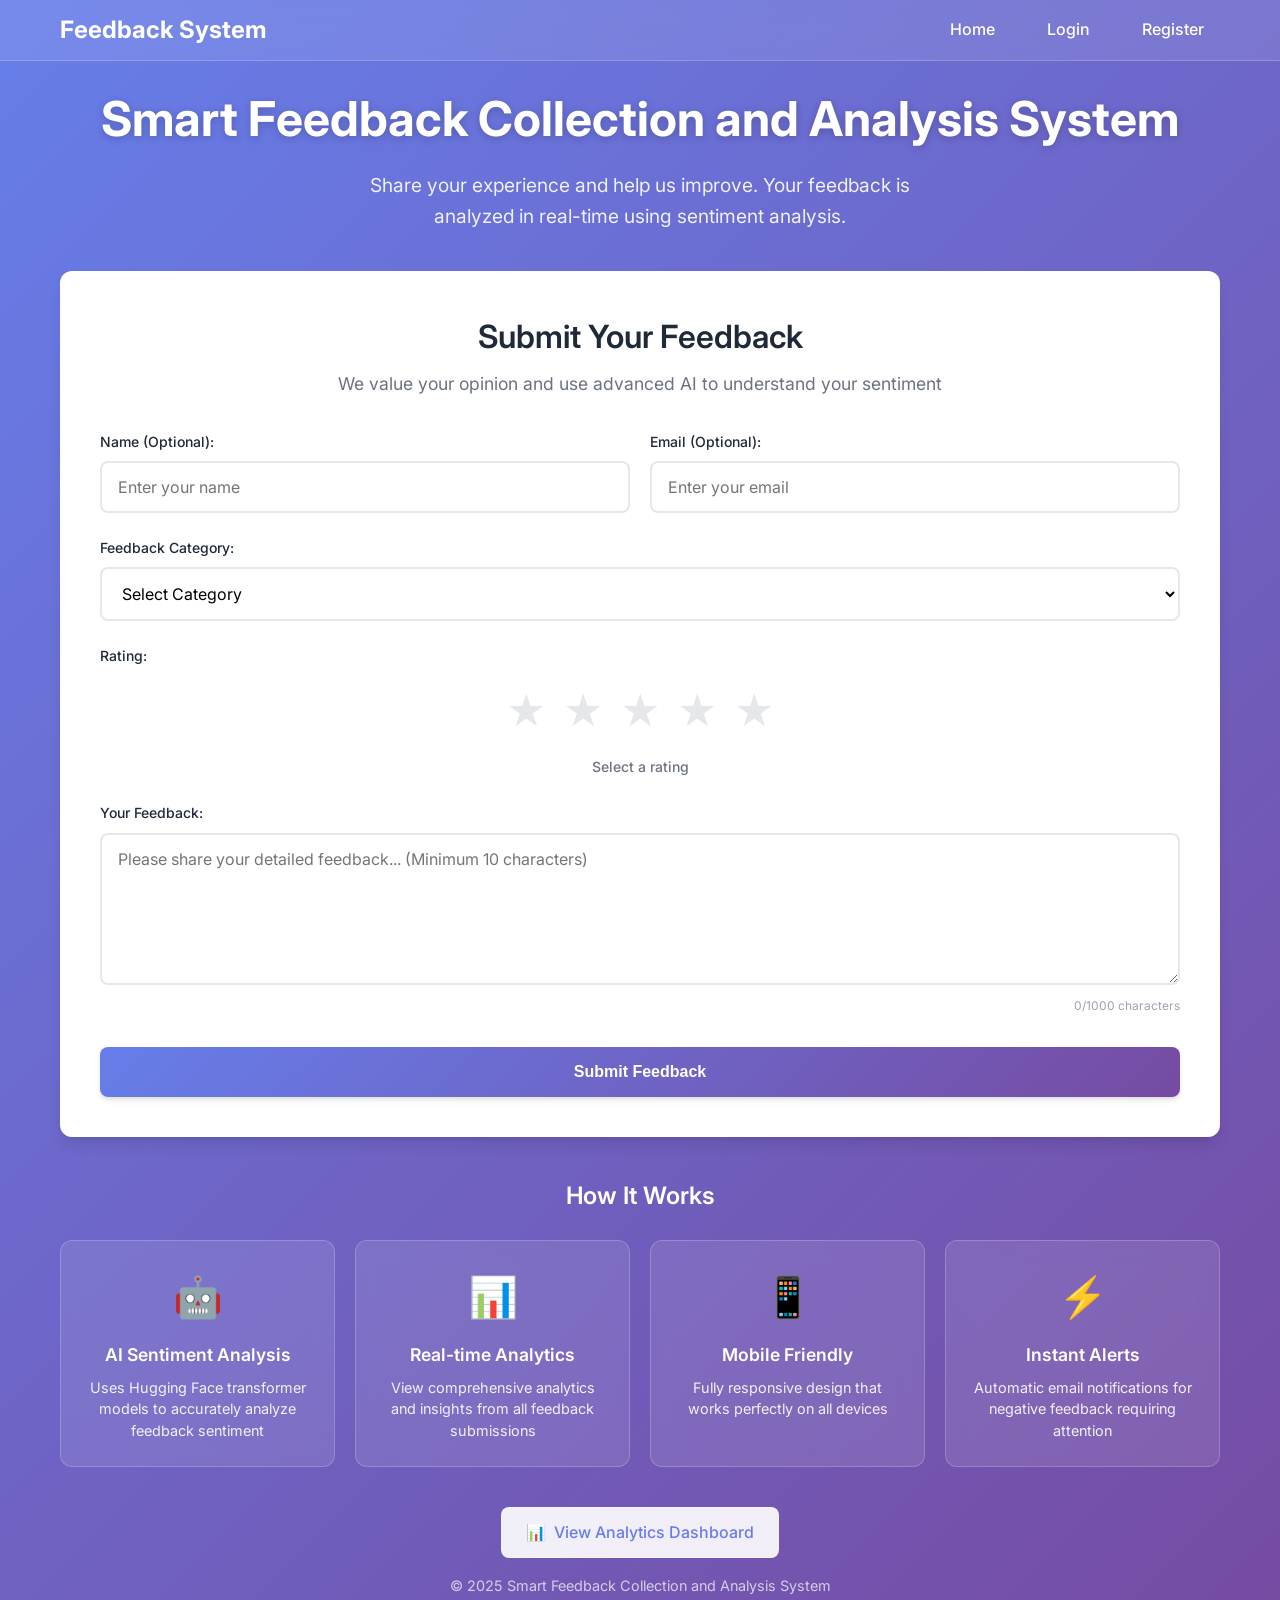
<file: frontend/index.html>
<!DOCTYPE html>
<html lang="en">
<head>
    <meta charset="UTF-8">
    <meta name="viewport" content="width=device-width, initial-scale=1.0">
    <title>Smart Feedback System</title>
    <link rel="stylesheet" href="styles/main.css">
    <link rel="preconnect" href="https://fonts.googleapis.com">
    <link rel="preconnect" href="https://fonts.gstatic.com" crossorigin>
    <link href="https://fonts.googleapis.com/css2?family=Inter:wght@300;400;500;600;700&display=swap" rel="stylesheet">
</head>
<body>
    <!-- Navigation -->
    <nav class="main-nav" id="mainNav">
        <div class="nav-container">
            <div class="nav-brand">
                <a href="index.html">Feedback System</a>
            </div>
            <div class="nav-links" id="navLinks">
                <!-- Guest Links - Show when NOT logged in -->
                <a href="index.html" class="nav-link guest-link">Home</a>
                <a href="login.html" class="nav-link guest-link">Login</a>
                <a href="register.html" class="nav-link guest-link">Register</a>
                
                <!-- Authenticated Links - Show when logged in -->
                <a href="index.html" class="nav-link auth-link">Home</a>
                <a href="dashboard.html" class="nav-link auth-link admin-link">Dashboard</a>
                <a href="profile.html" class="nav-link auth-link">My Feedback</a>
                
                <!-- User Menu - Show when logged in -->
                <div class="user-menu auth-link" id="userMenu">
                    <span class="user-info">
                        <span id="userEmail">User</span>
                        <small id="userRole">Role</small>
                    </span>
                    <button id="logoutBtn" class="logout-btn">Logout</button>
                </div>
            </div>
        </div>
    </nav>

    <div class="container">
        <header>
            <div class="header-content">
                <h1>Smart Feedback Collection and Analysis System</h1>
                <p>Share your experience and help us improve. Your feedback is analyzed in real-time using sentiment analysis.</p>
            </div>
        </header>

        <main class="main-content">
            <div class="feedback-form-container">
                <div class="form-header">
                    <h2>Submit Your Feedback</h2>
                    <p>We value your opinion and use advanced AI to understand your sentiment</p>
                </div>

                <form id="feedbackForm" class="feedback-form">
                    <div class="form-row">
                        <div class="form-group">
                            <label for="name">Name (Optional):</label>
                            <input type="text" id="name" name="name" placeholder="Enter your name">
                        </div>

                        <div class="form-group">
                            <label for="email">Email (Optional):</label>
                            <input type="email" id="email" name="email" placeholder="Enter your email">
                        </div>
                    </div>

                    <div class="form-group">
                        <label for="category">Feedback Category:</label>
                        <select id="category" name="category" required>
                            <option value="">Select Category</option>
                            <option value="product">Product Feedback</option>
                            <option value="service">Service Feedback</option>
                            <option value="website">Website Experience</option>
                            <option value="support">Customer Support</option>
                            <option value="general">General Feedback</option>
                        </select>
                    </div>

                    <div class="form-group">
                        <label for="rating">Rating:</label>
                        <div class="rating-container">
                            <div class="rating-stars">
                                <span class="star" data-value="1">★</span>
                                <span class="star" data-value="2">★</span>
                                <span class="star" data-value="3">★</span>
                                <span class="star" data-value="4">★</span>
                                <span class="star" data-value="5">★</span>
                            </div>
                            <div class="rating-text" id="ratingText">Select a rating</div>
                        </div>
                        <input type="hidden" id="rating" name="rating" required>
                    </div>

                    <div class="form-group">
                        <label for="message">Your Feedback:</label>
                        <textarea id="message" name="message" rows="6" 
                                  placeholder="Please share your detailed feedback... (Minimum 10 characters)" 
                                  required></textarea>
                        <div class="char-count">
                            <span id="charCount">0</span>/1000 characters
                        </div>
                    </div>

                    <div class="form-actions">
                        <button type="submit" class="submit-btn" id="submitBtn">
                            <span class="btn-text">Submit Feedback</span>
                            <span class="btn-loading" style="display: none;">
                                <span class="loading-spinner"></span>
                                Analyzing Sentiment...
                            </span>
                        </button>
                    </div>
                </form>

                <div id="responseMessage" class="response-message"></div>
            </div>

            <div class="features-section">
                <h3>How It Works</h3>
                <div class="features-grid">
                    <div class="feature-card">
                        <div class="feature-icon">🤖</div>
                        <h4>AI Sentiment Analysis</h4>
                        <p>Uses Hugging Face transformer models to accurately analyze feedback sentiment</p>
                    </div>
                    <div class="feature-card">
                        <div class="feature-icon">📊</div>
                        <h4>Real-time Analytics</h4>
                        <p>View comprehensive analytics and insights from all feedback submissions</p>
                    </div>
                    <div class="feature-card">
                        <div class="feature-icon">📱</div>
                        <h4>Mobile Friendly</h4>
                        <p>Fully responsive design that works perfectly on all devices</p>
                    </div>
                    <div class="feature-card">
                        <div class="feature-icon">⚡</div>
                        <h4>Instant Alerts</h4>
                        <p>Automatic email notifications for negative feedback requiring attention</p>
                    </div>
                </div>
            </div>
        </main>

        <footer class="footer">
            <div class="footer-actions">
                <a href="#" onclick="checkDashboardAccess()" class="btn btn-secondary">
                    <span>📊</span>
                    View Analytics Dashboard
                </a>
            </div>
            <div class="footer-info">
                <p>© 2025 Smart Feedback Collection and Analysis System</p>
            </div>
        </footer>
    </div>

    <script src="scripts/auth.js"></script>
    <script src="scripts/main.js"></script>
    <script>
        function checkDashboardAccess() {
            if (window.authManager && window.authManager.isLoggedIn() && window.authManager.isAdmin()) {
                window.location.href = 'dashboard.html';
            } else if (window.authManager && window.authManager.isLoggedIn()) {
                alert('Admin access required for dashboard. Please login with an admin account.');
                window.location.href = 'login.html';
            } else {
                alert('Please login to access the dashboard.');
                window.location.href = 'login.html';
            }
        }
    </script>
</body>
</html>
</file>
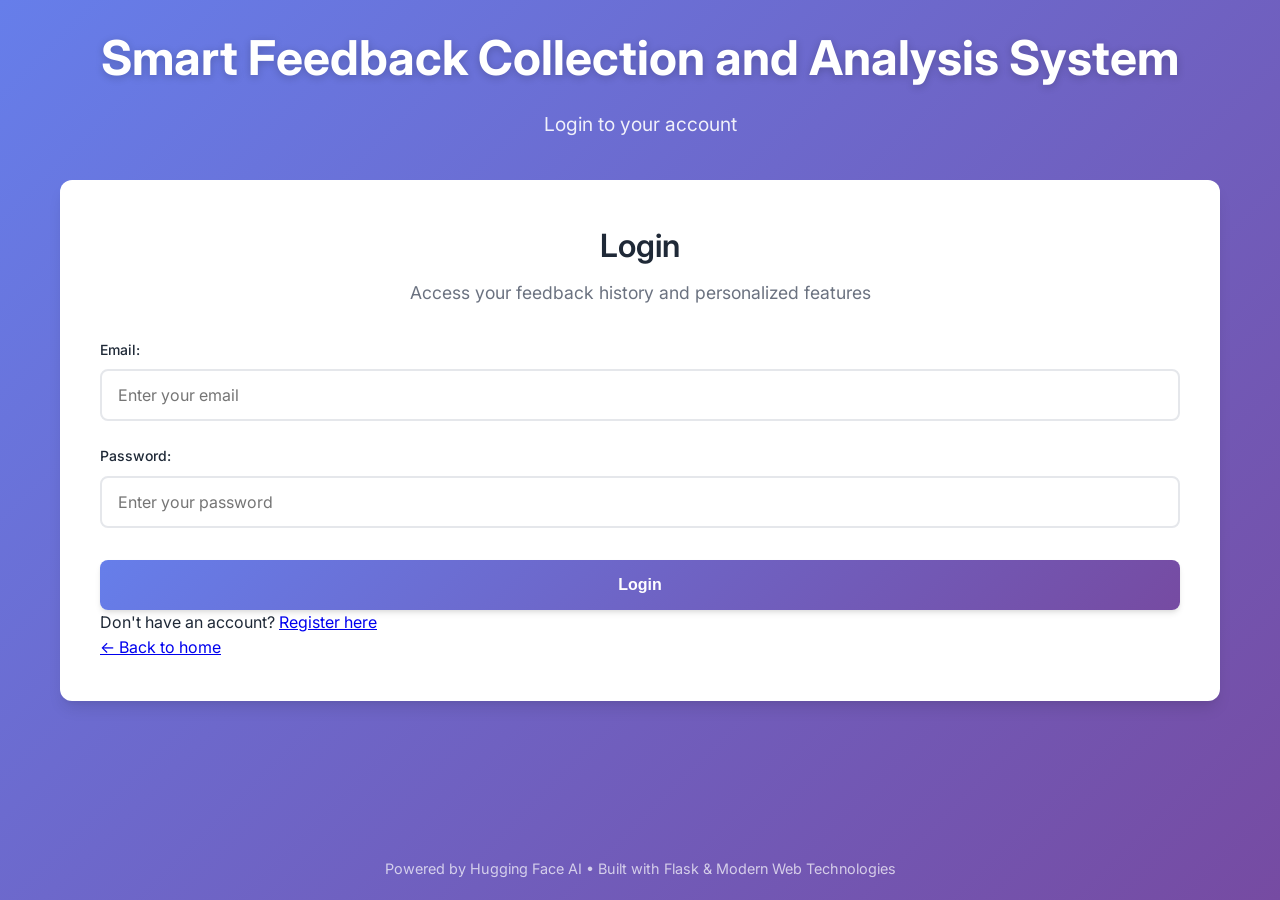
<file: frontend/login.html>
<!DOCTYPE html>
<html lang="en">
<head>
    <meta charset="UTF-8">
    <meta name="viewport" content="width=device-width, initial-scale=1.0">
    <title>Login -Smart Feedback Collection and Analysis System</title>
    <link rel="stylesheet" href="styles/main.css">
    <link rel="preconnect" href="https://fonts.googleapis.com">
    <link rel="preconnect" href="https://fonts.gstatic.com" crossorigin>
    <link href="https://fonts.googleapis.com/css2?family=Inter:wght@300;400;500;600;700&display=swap" rel="stylesheet">
</head>
<body>
    <div class="container">
        <header>
            <div class="header-content">
                <h1>Smart Feedback Collection and Analysis System</h1>
                <p>Login to your account</p>
            </div>
        </header>

        <main class="main-content">
            <div class="feedback-form-container">
                <div class="form-header">
                    <h2>Login</h2>
                    <p>Access your feedback history and personalized features</p>
                </div>

                <form id="loginForm" class="feedback-form">
                    <div class="form-group">
                        <label for="email">Email:</label>
                        <input type="email" id="email" name="email" placeholder="Enter your email" required>
                    </div>

                    <div class="form-group">
                        <label for="password">Password:</label>
                        <input type="password" id="password" name="password" placeholder="Enter your password" required>
                    </div>

                    <div class="form-actions">
                        <button type="submit" class="submit-btn" id="loginBtn">
                            <span class="btn-text">Login</span>
                            <span class="btn-loading" style="display: none;">
                                <span class="loading-spinner"></span>
                                Signing in...
                            </span>
                        </button>
                    </div>

                    <div class="auth-links">
                        <p>Don't have an account? <a href="register.html">Register here</a></p>
                        <p><a href="index.html">← Back to home</a></p>
                    </div>
                </form>

                <div id="responseMessage" class="response-message"></div>
            </div>
        </main>

        <footer class="footer">
            <div class="footer-info">
                <p>Powered by Hugging Face AI • Built with Flask & Modern Web Technologies</p>
            </div>
        </footer>
    </div>

    <script src="scripts/auth.js"></script>
    <script>
        document.getElementById('loginForm').addEventListener('submit', async (e) => {
    e.preventDefault();
    
    const submitBtn = document.getElementById('loginBtn');
    const btnText = submitBtn.querySelector('.btn-text');
    const btnLoading = submitBtn.querySelector('.btn-loading');
    const responseMessage = document.getElementById('responseMessage');
    
    submitBtn.disabled = true;
    btnText.style.display = 'none';
    btnLoading.style.display = 'flex';
    
    if (responseMessage) {
        responseMessage.style.display = 'none';
    }
    
    const email = document.getElementById('email').value;
    const password = document.getElementById('password').value;
    
    const result = await window.authManager.login(email, password);
    
    if (result.success) {
        if (responseMessage) {
            responseMessage.textContent = 'Login successful! Redirecting...';
            responseMessage.className = 'response-message success';
            responseMessage.style.display = 'block';
        }
        
        // Redirect to appropriate page
        setTimeout(() => {
            if (result.user.role === 'admin') {
                window.location.href = 'dashboard.html';
            } else {
                window.location.href = 'index.html';
            }
        }, 1000);
    } else {
        if (responseMessage) {
            responseMessage.textContent = result.error || 'Login failed';
            responseMessage.className = 'response-message error';
            responseMessage.style.display = 'block';
        }
    }
    
    submitBtn.disabled = false;
    btnText.style.display = 'flex';
    btnLoading.style.display = 'none';
});
    </script>
</body>
</html>
</file>
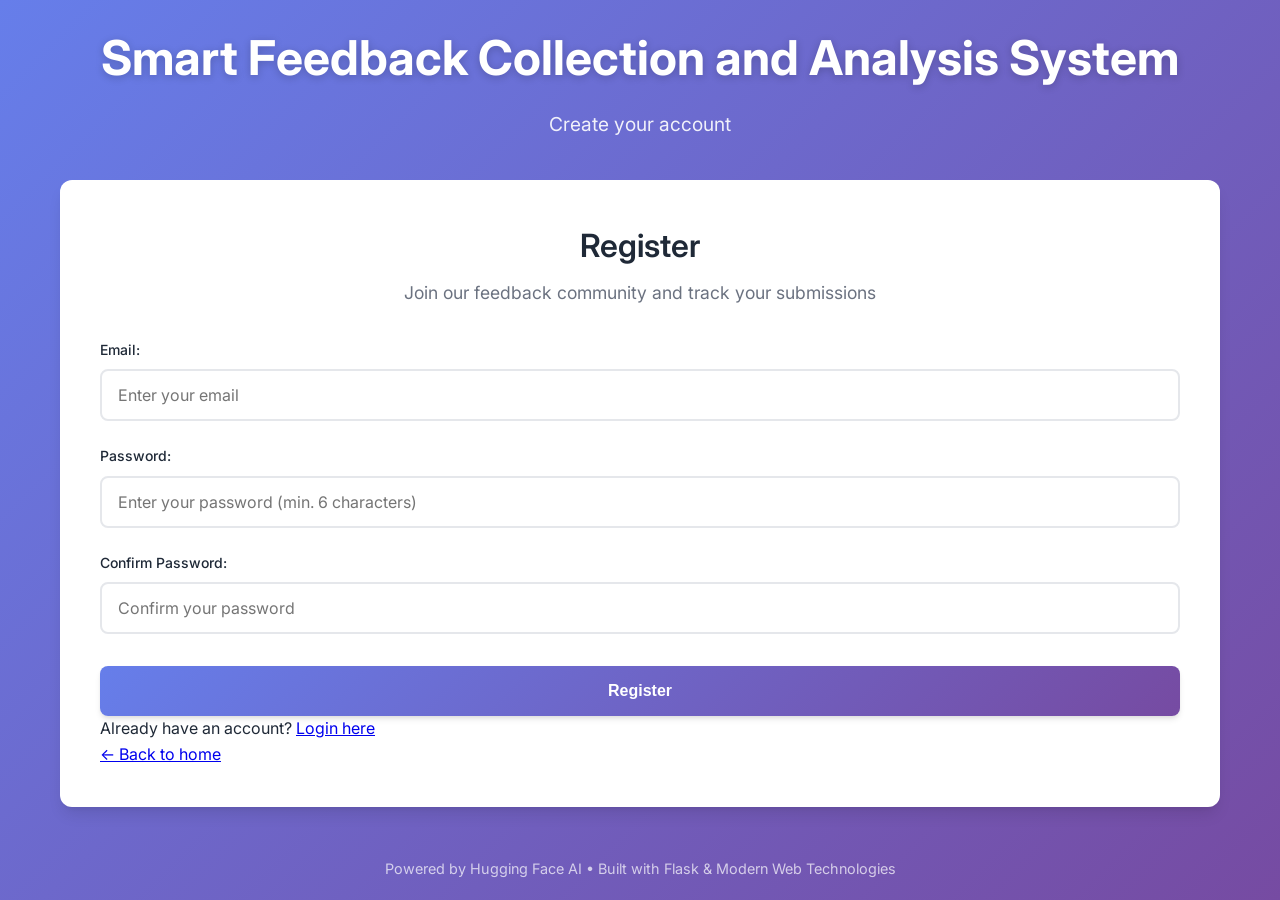
<file: frontend/register.html>
<!DOCTYPE html>
<html lang="en">
<head>
    <meta charset="UTF-8">
    <meta name="viewport" content="width=device-width, initial-scale=1.0">
    <title>Register - Smart Feedback Collection and Analysis System</title>
    <link rel="stylesheet" href="styles/main.css">
    <link rel="preconnect" href="https://fonts.googleapis.com">
    <link rel="preconnect" href="https://fonts.gstatic.com" crossorigin>
    <link href="https://fonts.googleapis.com/css2?family=Inter:wght@300;400;500;600;700&display=swap" rel="stylesheet">
</head>
<body>
    <div class="container">
        <header>
            <div class="header-content">
                <h1>Smart Feedback Collection and Analysis System</h1>
                <p>Create your account</p>
            </div>
        </header>

        <main class="main-content">
            <div class="feedback-form-container">
                <div class="form-header">
                    <h2>Register</h2>
                    <p>Join our feedback community and track your submissions</p>
                </div>

                <form id="registerForm" class="feedback-form">
                    <div class="form-group">
                        <label for="email">Email:</label>
                        <input type="email" id="email" name="email" placeholder="Enter your email" required>
                    </div>

                    <div class="form-group">
                        <label for="password">Password:</label>
                        <input type="password" id="password" name="password" placeholder="Enter your password (min. 6 characters)" required>
                    </div>

                    <div class="form-group">
                        <label for="confirmPassword">Confirm Password:</label>
                        <input type="password" id="confirmPassword" name="confirmPassword" placeholder="Confirm your password" required>
                    </div>

                    <div class="form-actions">
                        <button type="submit" class="submit-btn" id="registerBtn">
                            <span class="btn-text">Register</span>
                            <span class="btn-loading" style="display: none;">
                                <span class="loading-spinner"></span>
                                Creating account...
                            </span>
                        </button>
                    </div>

                    <div class="auth-links">
                        <p>Already have an account? <a href="login.html">Login here</a></p>
                        <p><a href="index.html">← Back to home</a></p>
                    </div>
                </form>

                <div id="responseMessage" class="response-message"></div>
            </div>
        </main>

        <footer class="footer">
            <div class="footer-info">
                <p>Powered by Hugging Face AI • Built with Flask & Modern Web Technologies</p>
            </div>
        </footer>
    </div>

    <script src="scripts/auth.js"></script>
    <script>
        document.getElementById('registerForm').addEventListener('submit', async (e) => {
    e.preventDefault();
    
    const submitBtn = document.getElementById('registerBtn');
    const btnText = submitBtn.querySelector('.btn-text');
    const btnLoading = submitBtn.querySelector('.btn-loading');
    const responseMessage = document.getElementById('responseMessage');
    
    const email = document.getElementById('email').value;
    const password = document.getElementById('password').value;
    const confirmPassword = document.getElementById('confirmPassword').value;
    
    // Basic validation
    if (password !== confirmPassword) {
        if (responseMessage) {
            responseMessage.textContent = 'Passwords do not match!';
            responseMessage.className = 'response-message error';
            responseMessage.style.display = 'block';
        } else {
            alert('Passwords do not match!');
        }
        return;
    }
    
    if (password.length < 6) {
        if (responseMessage) {
            responseMessage.textContent = 'Password must be at least 6 characters long!';
            responseMessage.className = 'response-message error';
            responseMessage.style.display = 'block';
        } else {
            alert('Password must be at least 6 characters long!');
        }
        return;
    }
    
    submitBtn.disabled = true;
    btnText.style.display = 'none';
    btnLoading.style.display = 'flex';
    
    if (responseMessage) {
        responseMessage.style.display = 'none';
    }
    
    const result = await window.authManager.register(email, password);
    
    if (result.success) {
        if (responseMessage) {
            responseMessage.textContent = 'Registration successful! Redirecting...';
            responseMessage.className = 'response-message success';
            responseMessage.style.display = 'block';
        }
        
        // Redirect to appropriate page
        setTimeout(() => {
            if (result.user.role === 'admin') {
                window.location.href = 'dashboard.html';
            } else {
                window.location.href = 'index.html';
            }
        }, 1500);
    }
    
    submitBtn.disabled = false;
    btnText.style.display = 'flex';
    btnLoading.style.display = 'none';
});
    </script>
</body>
</html>
</file>
<file: frontend/styles/main.css>
/* ===== NAVIGATION STYLES ===== */
.main-nav {
    background: rgba(255, 255, 255, 0.1);
    backdrop-filter: blur(10px);
    border-bottom: 1px solid rgba(255, 255, 255, 0.2);
    padding: 0;
    position: sticky;
    top: 0;
    z-index: 1000;
    width: 100%;
}

.nav-container {
    max-width: 1200px;
    margin: 0 auto;
    padding: 0 20px;
    display: flex;
    justify-content: space-between;
    align-items: center;
    height: 60px;
}

.nav-brand a {
    color: white;
    font-size: 1.5rem;
    font-weight: 700;
    text-decoration: none;
}

.nav-links {
    display: flex;
    align-items: center;
    gap: 20px;
}

/* Navigation Links */
.nav-link {
    color: white;
    text-decoration: none;
    padding: 8px 16px;
    border-radius: 6px;
    transition: all 0.3s ease;
    font-weight: 500;
    display: inline-block;
}

.nav-link:hover {
    background: rgba(255, 255, 255, 0.1);
    transform: translateY(-1px);
}

/* User Menu */
.user-menu {
    display: flex;
    align-items: center;
    gap: 12px;
    color: white;
    padding: 8px 16px;
    border-radius: 6px;
    background: rgba(255, 255, 255, 0.1);
    border: 1px solid rgba(255, 255, 255, 0.2);
}

.user-info {
    text-align: right;
}

.user-info small {
    display: block;
    opacity: 0.8;
    font-size: 0.75rem;
    margin-top: 2px;
}

.logout-btn {
    background: rgba(255, 255, 255, 0.2);
    color: white;
    border: 1px solid rgba(255, 255, 255, 0.3);
    padding: 6px 12px;
    border-radius: 4px;
    cursor: pointer;
    transition: background-color 0.3s;
    font-family: inherit;
    font-size: 0.875rem;
}

.logout-btn:hover {
    background: rgba(255, 255, 255, 0.3);
}

/* Authentication-based visibility */
.guest-link {
    display: none;
}

.auth-link {
    display: none;
}

.admin-link {
    display: none;
}

/* Show elements based on authentication state */
body.guest .guest-link {
    display: inline-block !important;
}

body.authenticated .auth-link {
    display: inline-block !important;
}

body.admin .admin-link {
    display: inline-block !important;
}

body.authenticated .user-menu {
    display: flex !important;
}

/* Rest of your existing CSS remains the same */
* {
    margin: 0;
    padding: 0;
    box-sizing: border-box;
}

:root {
    --primary-color: #667eea;
    --primary-dark: #5a6fd8;
    --secondary-color: #764ba2;
    --success-color: #10b981;
    --warning-color: #f59e0b;
    --error-color: #ef4444;
    --text-primary: #1f2937;
    --text-secondary: #6b7280;
    --text-light: #9ca3af;
    --bg-primary: #ffffff;
    --bg-secondary: #f8fafc;
    --bg-tertiary: #f1f5f9;
    --border-color: #e5e7eb;
    --shadow-sm: 0 1px 2px 0 rgba(0, 0, 0, 0.05);
    --shadow-md: 0 4px 6px -1px rgba(0, 0, 0, 0.1), 0 2px 4px -1px rgba(0, 0, 0, 0.06);
    --shadow-lg: 0 10px 15px -3px rgba(0, 0, 0, 0.1), 0 4px 6px -2px rgba(0, 0, 0, 0.05);
    --border-radius: 12px;
    --border-radius-sm: 8px;
    --transition: all 0.3s cubic-bezier(0.4, 0, 0.2, 1);
}

body {
    font-family: 'Inter', -apple-system, BlinkMacSystemFont, 'Segoe UI', Roboto, sans-serif;
    line-height: 1.6;
    color: var(--text-primary);
    background: linear-gradient(135deg, var(--primary-color) 0%, var(--secondary-color) 100%);
    min-height: 100vh;
}

.container {
    max-width: 1200px;
    margin: 0 auto;
    padding: 20px;
    min-height: 100vh;
    display: flex;
    flex-direction: column;
}

/* Header Styles */
header {
    text-align: center;
    margin-bottom: 40px;
    color: white;
}

.header-content h1 {
    font-size: clamp(2rem, 5vw, 3rem);
    font-weight: 700;
    margin-bottom: 12px;
    text-shadow: 0 2px 8px rgba(0, 0, 0, 0.2);
}

.header-content p {
    font-size: clamp(1rem, 2vw, 1.2rem);
    opacity: 0.9;
    max-width: 600px;
    margin: 0 auto;
    line-height: 1.6;
}

/* Main Content */
.main-content {
    flex: 1;
    display: grid;
    gap: 40px;
    align-content: start;
}

/* Form Container */
.feedback-form-container {
    background: var(--bg-primary);
    padding: clamp(24px, 4vw, 40px);
    border-radius: var(--border-radius);
    box-shadow: var(--shadow-lg);
    backdrop-filter: blur(10px);
}

.form-header {
    text-align: center;
    margin-bottom: 32px;
}

.form-header h2 {
    font-size: clamp(1.5rem, 3vw, 2rem);
    font-weight: 600;
    color: var(--text-primary);
    margin-bottom: 8px;
}

.form-header p {
    color: var(--text-secondary);
    font-size: 1.1rem;
}

/* Form Styles */
.form-row {
    display: grid;
    grid-template-columns: 1fr 1fr;
    gap: 20px;
}

.form-group {
    margin-bottom: 24px;
}

label {
    display: block;
    margin-bottom: 8px;
    font-weight: 500;
    color: var(--text-primary);
    font-size: 14px;
}

input, select, textarea {
    width: 100%;
    padding: 14px 16px;
    border: 2px solid var(--border-color);
    border-radius: var(--border-radius-sm);
    font-size: 16px;
    transition: var(--transition);
    background: var(--bg-primary);
    font-family: inherit;
}

input:focus, select:focus, textarea:focus {
    outline: none;
    border-color: var(--primary-color);
    box-shadow: 0 0 0 3px rgba(102, 126, 234, 0.1);
    background: var(--bg-primary);
}

/* Rating Styles */
.rating-container {
    text-align: center;
}

.rating-stars {
    display: inline-flex;
    gap: 8px;
    margin-bottom: 8px;
}

.star {
    font-size: clamp(2rem, 4vw, 2.5rem);
    color: var(--border-color);
    cursor: pointer;
    transition: var(--transition);
    padding: 4px;
    border-radius: 4px;
}

.star:hover {
    transform: scale(1.2);
    color: #ffd700;
}

.star.active {
    color: #ffd700;
    text-shadow: 0 2px 8px rgba(255, 215, 0, 0.4);
}

.rating-text {
    font-size: 14px;
    color: var(--text-secondary);
    font-weight: 500;
}

/* Character Count */
.char-count {
    text-align: right;
    font-size: 12px;
    color: var(--text-light);
    margin-top: 4px;
}

/* Form Actions */
.form-actions {
    margin-top: 32px;
}

.submit-btn {
    width: 100%;
    padding: 16px 24px;
    background: linear-gradient(135deg, var(--primary-color), var(--secondary-color));
    color: white;
    border: none;
    border-radius: var(--border-radius-sm);
    font-size: 16px;
    font-weight: 600;
    cursor: pointer;
    transition: var(--transition);
    display: flex;
    align-items: center;
    justify-content: center;
    gap: 8px;
    box-shadow: var(--shadow-md);
}

.submit-btn:hover:not(:disabled) {
    transform: translateY(-2px);
    box-shadow: var(--shadow-lg);
}

.submit-btn:active {
    transform: translateY(0);
}

.submit-btn:disabled {
    opacity: 0.7;
    cursor: not-allowed;
    transform: none;
}

.loading-spinner {
    width: 16px;
    height: 16px;
    border: 2px solid transparent;
    border-top: 2px solid currentColor;
    border-radius: 50%;
    animation: spin 1s linear infinite;
}

@keyframes spin {
    to { transform: rotate(360deg); }
}

/* Response Message */
.response-message {
    margin-top: 20px;
    padding: 16px 20px;
    border-radius: var(--border-radius-sm);
    text-align: center;
    display: none;
    font-weight: 500;
    animation: slideDown 0.3s ease;
}

@keyframes slideDown {
    from {
        opacity: 0;
        transform: translateY(-10px);
    }
    to {
        opacity: 1;
        transform: translateY(0);
    }
}

.response-message.success {
    background: #ecfdf5;
    color: #065f46;
    border: 1px solid #a7f3d0;
}

.response-message.error {
    background: #fef2f2;
    color: #991b1b;
    border: 1px solid #fecaca;
}

.response-message.info {
    background: #eff6ff;
    color: #1e40af;
    border: 1px solid #dbeafe;
}

/* Features Section */
.features-section {
    text-align: center;
}

.features-section h3 {
    font-size: 1.5rem;
    font-weight: 600;
    color: white;
    margin-bottom: 24px;
}

.features-grid {
    display: grid;
    grid-template-columns: repeat(auto-fit, minmax(250px, 1fr));
    gap: 20px;
}

.feature-card {
    background: rgba(255, 255, 255, 0.1);
    backdrop-filter: blur(10px);
    padding: 24px;
    border-radius: var(--border-radius);
    color: white;
    transition: var(--transition);
    border: 1px solid rgba(255, 255, 255, 0.2);
}

.feature-card:hover {
    transform: translateY(-4px);
    background: rgba(255, 255, 255, 0.15);
}

.feature-icon {
    font-size: 2.5rem;
    margin-bottom: 12px;
}

.feature-card h4 {
    font-size: 1.1rem;
    font-weight: 600;
    margin-bottom: 8px;
}

.feature-card p {
    opacity: 0.9;
    font-size: 0.9rem;
    line-height: 1.5;
}

/* Footer */
.footer {
    margin-top: 40px;
    text-align: center;
}

.footer-actions {
    margin-bottom: 16px;
}

.btn {
    display: inline-flex;
    align-items: center;
    gap: 8px;
    padding: 12px 24px;
    background: rgba(255, 255, 255, 0.2);
    color: white;
    text-decoration: none;
    border-radius: var(--border-radius-sm);
    font-weight: 500;
    transition: var(--transition);
    backdrop-filter: blur(10px);
    border: 1px solid rgba(255, 255, 255, 0.3);
}

.btn:hover {
    background: rgba(255, 255, 255, 0.3);
    transform: translateY(-2px);
}

.btn-secondary {
    background: rgba(255, 255, 255, 0.9);
    color: var(--primary-color);
}

.btn-secondary:hover {
    background: white;
}

.footer-info {
    color: rgba(255, 255, 255, 0.7);
    font-size: 0.9rem;
}

/* Mobile Responsiveness */
@media (max-width: 768px) {
    .container {
        padding: 16px;
    }
    
    .form-row {
        grid-template-columns: 1fr;
        gap: 0;
    }
    
    .features-grid {
        grid-template-columns: 1fr;
    }
    
    .feedback-form-container {
        padding: 24px 20px;
    }
    
    input, select, textarea {
        padding: 16px;
        font-size: 16px;
    }
    
    .rating-stars {
        gap: 12px;
    }
    
    .star {
        padding: 8px;
    }

    .nav-links {
        gap: 10px;
    }
    
    .nav-link {
        padding: 6px 12px;
        font-size: 0.9rem;
    }
    
    .user-menu {
        padding: 6px 12px;
    }
}

@media (max-width: 480px) {
    .container {
        padding: 12px;
    }
    
    .feedback-form-container {
        padding: 20px 16px;
        border-radius: 16px;
    }
    
    .feature-card {
        padding: 20px;
    }
    
    .btn {
        width: 100%;
        justify-content: center;
    }

    .nav-container {
        padding: 0 12px;
    }
    
    .nav-links {
        gap: 8px;
    }
}

/* Touch device improvements */
@media (hover: none) {
    .star:hover {
        transform: none;
    }
    
    .submit-btn:hover:not(:disabled) {
        transform: none;
    }
    
    .feature-card:hover {
        transform: none;
    }
    
    .btn:hover {
        transform: none;
    }
    
    .nav-link:hover {
        transform: none;
    }
}

/* Sentiment badges for messages */
.sentiment-badge {
    display: inline-block;
    padding: 4px 12px;
    border-radius: 20px;
    font-size: 12px;
    font-weight: 600;
    margin-left: 8px;
    text-transform: uppercase;
    letter-spacing: 0.5px;
}

.sentiment-badge.positive {
    background: #d1fae5;
    color: #065f46;
}

.sentiment-badge.negative {
    background: #fee2e2;
    color: #991b1b;
}

.sentiment-badge.neutral {
    background: #fef3c7;
    color: #92400e;
}
</file>
